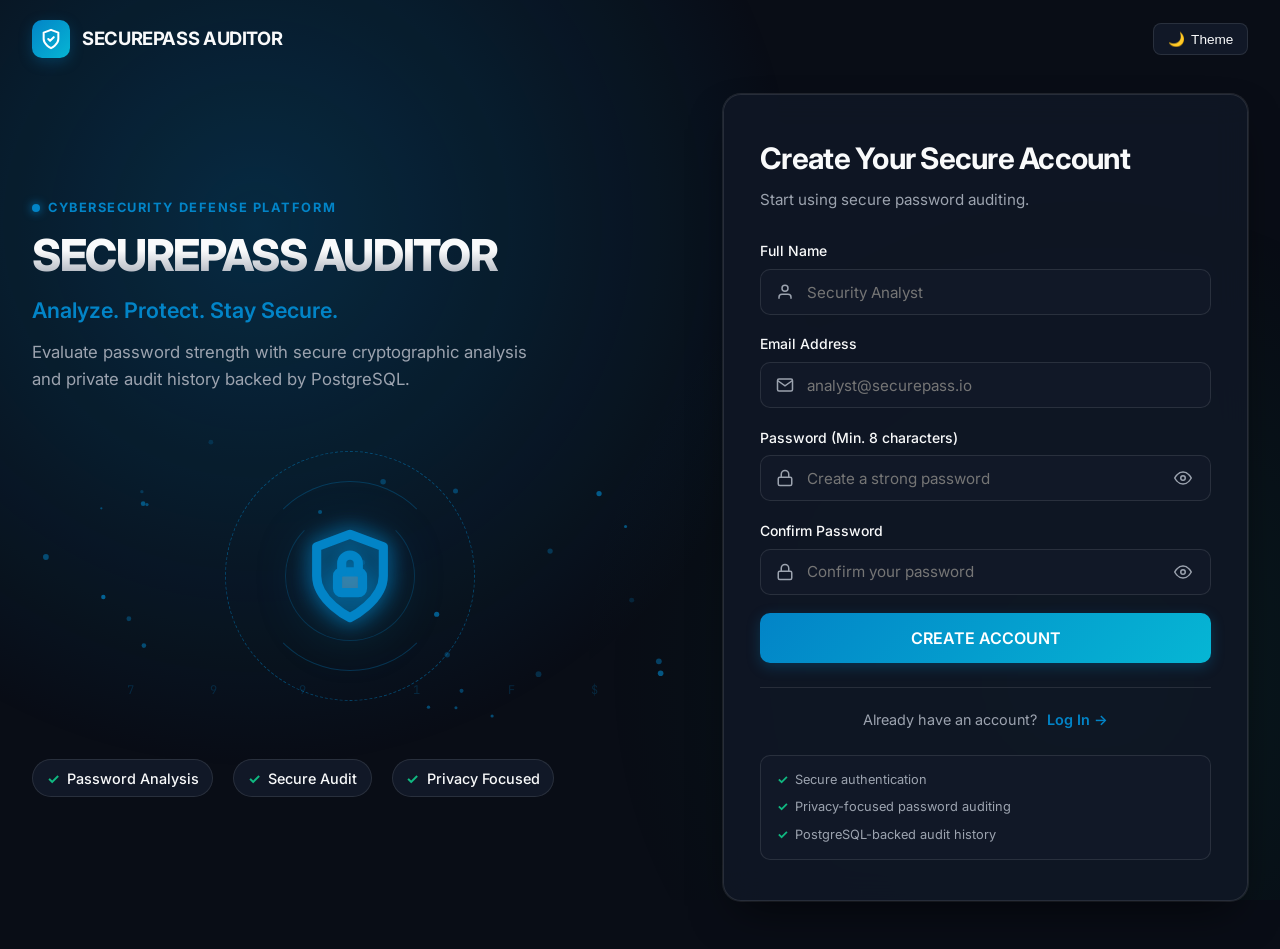
<file: templates/register.html>
<!DOCTYPE html>
<html lang="en">
<head>
    <meta charset="UTF-8">
    <meta name="viewport" content="width=device-width, initial-scale=1.0">
    <meta name="description" content="Create your SecurePass Auditor account. Start using real-time password strength analysis and security audit logging.">
    <title>Register – SecurePass Auditor</title>
    <link rel="preconnect" href="https://fonts.googleapis.com">
    <link rel="preconnect" href="https://fonts.gstatic.com" crossorigin>
    <link href="https://fonts.googleapis.com/css2?family=Inter:wght@300;400;500;600;700;800&family=JetBrains+Mono:wght@400;500;600;700&display=swap" rel="stylesheet">
    <link rel="stylesheet" href="/static/style.css" onerror="this.onerror=null;this.href='/style.css';">

    <!-- Instant Theme & Accent Initialization to prevent flash -->
    <script>
        (function() {
            try {
                var s = localStorage.getItem('securepass_auditor_settings');
                if (s) {
                    var parsed = JSON.parse(s);
                    var theme = parsed.theme || 'dark';
                    if (theme === 'system') {
                        theme = (window.matchMedia && window.matchMedia('(prefers-color-scheme: dark)').matches) ? 'dark' : 'light';
                    }
                    document.documentElement.setAttribute('data-theme', theme);
                    if (parsed.accent) {
                        document.documentElement.setAttribute('data-accent', parsed.accent);
                    }
                } else {
                    document.documentElement.setAttribute('data-theme', 'dark');
                    document.documentElement.setAttribute('data-accent', 'blue');
                }
            } catch(e) {
                document.documentElement.setAttribute('data-theme', 'dark');
            }
        })();
    </script>

    <style>
        /* CSS Variable Aliases */
        :root {
            --bg: var(--bg-color, #090d16);
            --surface: var(--surface-color, #111827);
            --surface-card: rgba(17, 24, 39, 0.82);
            --text: var(--text-color, #f9fafb);
            --muted: var(--text-muted, #9ca3af);
            --border: var(--border-color, rgba(255, 255, 255, 0.1));
            --accent: var(--accent-color, #0284c7);
            --danger: var(--danger-color, #ef4444);
            --success: var(--success-color, #10b981);
        }

        [data-theme="light"] {
            --bg: var(--bg-color, #f1f5f9);
            --surface: var(--surface-color, #ffffff);
            --surface-card: rgba(255, 255, 255, 0.92);
            --text: var(--text-color, #0f172a);
            --muted: var(--text-muted, #475569);
            --border: var(--border-color, rgba(0, 0, 0, 0.1));
        }

        * {
            box-sizing: border-box;
            margin: 0;
            padding: 0;
        }

        body {
            font-family: var(--font-sans, 'Inter', -apple-system, BlinkMacSystemFont, sans-serif);
            background-color: var(--bg);
            color: var(--text);
            min-height: 100vh;
            display: flex;
            flex-direction: column;
            position: relative;
            overflow-x: hidden;
        }

        .auth-ambient-mesh {
            position: fixed;
            top: 0;
            left: 0;
            width: 100%;
            height: 100%;
            pointer-events: none;
            z-index: 0;
            background: radial-gradient(circle at 20% 25%, var(--accent-glow, rgba(2, 132, 199, 0.18)) 0%, transparent 45%),
                        radial-gradient(circle at 85% 75%, rgba(16, 185, 129, 0.08) 0%, transparent 40%);
            opacity: 0.9;
        }

        .auth-top-bar {
            position: relative;
            z-index: 10;
            display: flex;
            justify-content: space-between;
            align-items: center;
            padding: 1.25rem 2rem;
            max-width: 1400px;
            width: 100%;
            margin: 0 auto;
        }

        .auth-logo-badge {
            display: inline-flex;
            align-items: center;
            gap: 0.75rem;
            text-decoration: none;
            color: var(--text);
            font-weight: 700;
            font-size: 1.15rem;
            letter-spacing: -0.02em;
            transition: opacity 0.2s ease;
        }

        .auth-logo-badge:hover {
            opacity: 0.9;
        }

        .logo-symbol-box {
            width: 38px;
            height: 38px;
            border-radius: 10px;
            background: linear-gradient(135deg, var(--accent), #06b6d4);
            display: flex;
            align-items: center;
            justify-content: center;
            box-shadow: 0 4px 14px var(--accent-glow, rgba(2, 132, 199, 0.35));
            color: #ffffff;
        }

        .theme-toggle-btn {
            background: var(--surface);
            border: 1px solid var(--border);
            color: var(--text);
            padding: 0.45rem 0.85rem;
            border-radius: 8px;
            cursor: pointer;
            font-size: 0.85rem;
            display: inline-flex;
            align-items: center;
            gap: 0.4rem;
            transition: all 0.2s ease;
        }

        .theme-toggle-btn:hover {
            border-color: var(--accent);
        }

        .auth-split-wrapper {
            position: relative;
            z-index: 5;
            flex: 1;
            display: grid;
            grid-template-columns: 1.15fr 0.95fr;
            max-width: 1300px;
            width: 100%;
            margin: 0 auto;
            padding: 1rem 2rem 3rem 2rem;
            gap: 3.5rem;
            align-items: center;
        }

        .auth-hero-section {
            display: flex;
            flex-direction: column;
            justify-content: center;
            position: relative;
        }

        .hero-tagline {
            font-size: 0.8rem;
            text-transform: uppercase;
            letter-spacing: 0.12em;
            color: var(--accent);
            font-weight: 700;
            display: inline-flex;
            align-items: center;
            gap: 0.5rem;
            margin-bottom: 0.75rem;
            opacity: 0;
            animation: fadeInStagger 0.6s cubic-bezier(0.16, 1, 0.3, 1) forwards 0ms;
        }

        .hero-tagline::before {
            content: "";
            width: 8px;
            height: 8px;
            border-radius: 50%;
            background-color: var(--accent);
            box-shadow: 0 0 10px var(--accent);
        }

        .hero-main-title {
            font-size: 2.75rem;
            font-weight: 800;
            line-height: 1.15;
            letter-spacing: -0.03em;
            margin-bottom: 0.75rem;
            background: linear-gradient(180deg, var(--text) 40%, var(--muted) 100%);
            -webkit-background-clip: text;
            -webkit-text-fill-color: transparent;
            opacity: 0;
            animation: fadeInStagger 0.6s cubic-bezier(0.16, 1, 0.3, 1) forwards 150ms;
        }

        .hero-subtitle {
            font-size: 1.35rem;
            font-weight: 600;
            color: var(--accent);
            margin-bottom: 0.75rem;
            opacity: 0;
            animation: fadeInStagger 0.6s cubic-bezier(0.16, 1, 0.3, 1) forwards 220ms;
        }

        .hero-desc {
            font-size: 1.05rem;
            line-height: 1.6;
            color: var(--muted);
            max-width: 520px;
            margin-bottom: 1.75rem;
            opacity: 0;
            animation: fadeInStagger 0.6s cubic-bezier(0.16, 1, 0.3, 1) forwards 300ms;
        }

        .security-stage {
            position: relative;
            width: 100%;
            height: 310px;
            margin-bottom: 1.75rem;
            display: flex;
            align-items: center;
            justify-content: center;
            perspective: 1000px;
        }

        .security-ring {
            position: absolute;
            border-radius: 50%;
            pointer-events: none;
        }

        .ring-1 {
            width: 250px;
            height: 250px;
            border: 1px dashed var(--accent);
            opacity: 0.45;
            animation: rotateClockwise 28s linear infinite;
        }

        .ring-2 {
            width: 190px;
            height: 190px;
            border: 1px solid var(--accent);
            opacity: 0.3;
            border-left-color: transparent;
            border-right-color: transparent;
            animation: rotateCounterClockwise 18s linear infinite;
        }

        .ring-3 {
            width: 130px;
            height: 130px;
            border: 1.5px solid var(--accent);
            opacity: 0.25;
            border-top-color: transparent;
            animation: pulseScale 4s ease-in-out infinite;
        }

        .shield-core-box {
            position: relative;
            z-index: 4;
            width: 100px;
            height: 110px;
            display: flex;
            align-items: center;
            justify-content: center;
            animation: shieldFloat 3.8s ease-in-out infinite;
            filter: drop-shadow(0 10px 24px var(--accent-glow, rgba(2, 132, 199, 0.45)));
        }

        .shield-core-svg {
            width: 100%;
            height: 100%;
            fill: none;
            stroke: var(--accent);
            stroke-width: 2.2;
            stroke-linecap: round;
            stroke-linejoin: round;
            filter: drop-shadow(0 0 10px var(--accent));
        }

        .particles-canvas {
            position: absolute;
            top: 0;
            left: 0;
            width: 100%;
            height: 100%;
            pointer-events: none;
            z-index: 1;
        }

        .digital-stream-overlay {
            position: absolute;
            inset: 0;
            pointer-events: none;
            z-index: 2;
            overflow: hidden;
            font-family: var(--font-mono, monospace);
            font-size: 0.75rem;
            color: var(--accent);
            opacity: 0.22;
            user-select: none;
        }

        .stream-char {
            position: absolute;
            animation: floatChar 7s linear infinite;
        }

        .hero-features-list {
            display: flex;
            flex-wrap: wrap;
            gap: 1.25rem;
            list-style: none;
            opacity: 0;
            animation: fadeInStagger 0.6s cubic-bezier(0.16, 1, 0.3, 1) forwards 400ms;
        }

        .feature-item {
            display: inline-flex;
            align-items: center;
            gap: 0.45rem;
            font-size: 0.9rem;
            font-weight: 500;
            color: var(--text);
            background: var(--surface);
            padding: 0.4rem 0.85rem;
            border-radius: 9999px;
            border: 1px solid var(--border);
        }

        .feature-check {
            color: var(--success);
            font-weight: 700;
        }

        .auth-form-wrapper {
            position: relative;
            display: flex;
            flex-direction: column;
            justify-content: center;
        }

        .login-glass-card {
            background: var(--surface-card);
            backdrop-filter: blur(16px);
            -webkit-backdrop-filter: blur(16px);
            border: 1px solid var(--border);
            border-radius: 18px;
            padding: 2.5rem 2.25rem;
            box-shadow: 0 20px 45px -15px rgba(0, 0, 0, 0.65), 0 0 0 1px var(--border);
            opacity: 0;
            transform: translateY(20px);
            animation: slideUpCard 0.65s cubic-bezier(0.16, 1, 0.3, 1) forwards 450ms;
            position: relative;
        }

        .login-card-header {
            margin-bottom: 1.75rem;
        }

        .card-welcome-title {
            font-size: 1.85rem;
            font-weight: 700;
            letter-spacing: -0.025em;
            margin-bottom: 0.35rem;
            color: var(--text);
        }

        .card-welcome-subtitle {
            font-size: 0.95rem;
            color: var(--muted);
        }

        .auth-inline-alert {
            display: none;
            align-items: center;
            gap: 0.65rem;
            padding: 0.75rem 1rem;
            border-radius: 10px;
            font-size: 0.9rem;
            margin-bottom: 1.25rem;
            line-height: 1.4;
        }

        .alert-error {
            background: var(--danger-bg, rgba(239, 68, 68, 0.12));
            border: 1px solid var(--danger);
            color: #fca5a5;
        }

        [data-theme="light"] .alert-error {
            color: #dc2626;
        }

        .alert-success {
            background: var(--success-bg, rgba(16, 185, 129, 0.12));
            border: 1px solid var(--success);
            color: #6ee7b7;
        }

        [data-theme="light"] .alert-success {
            color: #059669;
        }

        .shake-animation {
            animation: errorShake 0.42s cubic-bezier(0.36, 0.07, 0.19, 0.97) both;
        }

        .form-group-stagger {
            margin-bottom: 1.15rem;
            opacity: 0;
            transform: translateY(10px);
        }

        .group-name { animation: fadeInStagger 0.5s cubic-bezier(0.16, 1, 0.3, 1) forwards 500ms; }
        .group-email { animation: fadeInStagger 0.5s cubic-bezier(0.16, 1, 0.3, 1) forwards 600ms; }
        .group-password { animation: fadeInStagger 0.5s cubic-bezier(0.16, 1, 0.3, 1) forwards 700ms; }
        .group-confirm { animation: fadeInStagger 0.5s cubic-bezier(0.16, 1, 0.3, 1) forwards 800ms; }
        .group-btn { animation: fadeInStagger 0.5s cubic-bezier(0.16, 1, 0.3, 1) forwards 900ms; }

        .auth-label {
            display: block;
            font-size: 0.875rem;
            font-weight: 500;
            color: var(--text);
            margin-bottom: 0.4rem;
        }

        .input-icon-wrapper {
            position: relative;
            display: flex;
            align-items: center;
        }

        .input-lead-icon {
            position: absolute;
            left: 1rem;
            width: 18px;
            height: 18px;
            color: var(--muted);
            pointer-events: none;
            transition: color 0.2s ease;
        }

        .auth-input {
            width: 100%;
            height: 46px;
            background: var(--surface);
            border: 1px solid var(--border);
            border-radius: 10px;
            padding: 0 2.85rem 0 2.85rem;
            font-size: 0.95rem;
            color: var(--text);
            font-family: inherit;
            transition: border-color 0.25s ease, box-shadow 0.25s ease, background-color 0.25s ease;
            outline: none;
        }

        .auth-input:focus {
            border-color: var(--accent);
            box-shadow: 0 0 0 3px var(--accent-glow, rgba(2, 132, 199, 0.25));
        }

        .auth-input:focus ~ .input-lead-icon {
            color: var(--accent);
        }

        .password-toggle-btn {
            position: absolute;
            right: 0.75rem;
            background: transparent;
            border: none;
            color: var(--muted);
            width: 32px;
            height: 32px;
            border-radius: 6px;
            display: flex;
            align-items: center;
            justify-content: center;
            cursor: pointer;
            transition: color 0.2s ease, background-color 0.2s ease;
        }

        .password-toggle-btn:hover {
            color: var(--text);
            background: rgba(255, 255, 255, 0.08);
        }

        .auth-submit-btn {
            width: 100%;
            height: 50px;
            border-radius: 10px;
            border: none;
            background: var(--accent-gradient, linear-gradient(135deg, var(--accent), #06b6d4));
            color: #ffffff;
            font-size: 1rem;
            font-weight: 600;
            font-family: inherit;
            cursor: pointer;
            display: flex;
            align-items: center;
            justify-content: center;
            gap: 0.5rem;
            box-shadow: 0 4px 14px var(--accent-glow, rgba(2, 132, 199, 0.35));
            transition: transform 0.2s ease, box-shadow 0.2s ease, filter 0.2s ease;
            position: relative;
            overflow: hidden;
            margin-top: 0.5rem;
        }

        .auth-submit-btn:hover:not(:disabled) {
            transform: translateY(-2px);
            box-shadow: 0 8px 20px var(--accent-glow, rgba(2, 132, 199, 0.45));
            filter: brightness(1.05);
        }

        .auth-submit-btn:active:not(:disabled) {
            transform: translateY(0);
        }

        .auth-submit-btn:disabled {
            opacity: 0.7;
            cursor: not-allowed;
            transform: none !important;
        }

        .btn-spinner {
            width: 18px;
            height: 18px;
            border: 2px solid rgba(255, 255, 255, 0.35);
            border-top-color: #ffffff;
            border-radius: 50%;
            animation: spin 0.8s linear infinite;
            display: none;
        }

        .auth-card-footer {
            margin-top: 1.5rem;
            padding-top: 1.25rem;
            border-top: 1px solid var(--border);
            text-align: center;
        }

        .auth-switch-text {
            font-size: 0.9rem;
            color: var(--muted);
        }

        .auth-switch-link {
            color: var(--accent);
            font-weight: 600;
            text-decoration: none;
            margin-left: 0.35rem;
            display: inline-flex;
            align-items: center;
            gap: 0.25rem;
            transition: gap 0.2s ease, color 0.2s ease;
        }

        .auth-switch-link:hover {
            text-decoration: underline;
            gap: 0.45rem;
        }

        .auth-trust-box {
            margin-top: 1.5rem;
            display: flex;
            flex-direction: column;
            gap: 0.45rem;
            background: var(--surface);
            padding: 0.85rem 1rem;
            border-radius: 10px;
            border: 1px solid var(--border);
        }

        .trust-item {
            font-size: 0.8rem;
            color: var(--muted);
            display: flex;
            align-items: center;
            gap: 0.45rem;
        }

        .trust-item span.trust-check {
            color: var(--success);
            font-weight: 700;
        }

        @keyframes fadeInStagger {
            0% { opacity: 0; transform: translateY(8px); }
            100% { opacity: 1; transform: translateY(0); }
        }

        @keyframes slideUpCard {
            0% { opacity: 0; transform: translateY(24px); }
            100% { opacity: 1; transform: translateY(0); }
        }

        @keyframes shieldFloat {
            0%, 100% { transform: translateY(0) scale(1); }
            50% { transform: translateY(-10px) scale(1.02); }
        }

        @keyframes rotateClockwise {
            from { transform: rotate(0deg); }
            to { transform: rotate(360deg); }
        }

        @keyframes rotateCounterClockwise {
            from { transform: rotate(0deg); }
            to { transform: rotate(-360deg); }
        }

        @keyframes pulseScale {
            0%, 100% { transform: scale(1); opacity: 0.25; }
            50% { transform: scale(1.06); opacity: 0.4; }
        }

        @keyframes floatChar {
            0% { transform: translateY(0); opacity: 0; }
            30% { opacity: 0.7; }
            80% { opacity: 0.5; }
            100% { transform: translateY(-60px); opacity: 0; }
        }

        @keyframes errorShake {
            10%, 90% { transform: translate3d(-1px, 0, 0); }
            20%, 80% { transform: translate3d(2px, 0, 0); }
            30%, 50%, 70% { transform: translate3d(-4px, 0, 0); }
            40%, 60% { transform: translate3d(4px, 0, 0); }
        }

        @keyframes spin {
            to { transform: rotate(360deg); }
        }

        @media (max-width: 1023px) {
            .auth-split-wrapper {
                grid-template-columns: 1fr;
                gap: 2.5rem;
                padding: 1rem 1.5rem 2.5rem 1.5rem;
            }
            .hero-main-title { font-size: 2.3rem; }
            .security-stage { height: 240px; }
            .ring-1 { width: 200px; height: 200px; }
            .ring-2 { width: 150px; height: 150px; }
            .ring-3 { width: 100px; height: 100px; }
            .shield-core-box { width: 80px; height: 90px; }
        }

        @media (max-width: 767px) {
            .auth-top-bar { padding: 1rem 1.25rem; }
            .auth-split-wrapper { padding: 0.5rem 1.25rem 2rem 1.25rem; gap: 2rem; }
            .auth-hero-section { text-align: center; align-items: center; }
            .hero-desc { display: none; }
            .hero-subtitle { font-size: 1.15rem; margin-bottom: 0.5rem; }
            .hero-main-title { font-size: 1.85rem; margin-bottom: 0.5rem; }
            .security-stage { height: 180px; margin-bottom: 1rem; }
            .ring-1 { width: 160px; height: 160px; }
            .ring-2 { width: 120px; height: 120px; }
            .ring-3 { width: 80px; height: 80px; }
            .shield-core-box { width: 68px; height: 78px; }
            .hero-features-list { justify-content: center; display: none; }
            .login-glass-card { padding: 1.75rem 1.35rem; }
            .card-welcome-title { font-size: 1.5rem; }
        }

        @media (max-width: 479px) {
            .login-glass-card { padding: 1.5rem 1.15rem; }
            .security-stage { height: 150px; }
        }

        @media (prefers-reduced-motion: reduce) {
            *, *::before, *::after {
                animation: none !important;
                transition: none !important;
            }
            .particles-canvas { display: none !important; }
            .stream-char { display: none !important; }
        }
    </style>
</head>
<body>
    <div class="auth-ambient-mesh" aria-hidden="true"></div>

    <header class="auth-top-bar">
        <a href="/" class="auth-logo-badge" aria-label="SecurePass Auditor Home">
            <div class="logo-symbol-box" aria-hidden="true">
                <svg viewBox="0 0 24 24" width="22" height="22" fill="none" stroke="currentColor" stroke-width="2.2" stroke-linecap="round" stroke-linejoin="round">
                    <path d="M12 22s8-4 8-10V5l-8-3-8 3v7c0 6 8 10 8 10z"/>
                    <path d="m9 12 2 2 4-4"/>
                </svg>
            </div>
            <span>SECUREPASS AUDITOR</span>
        </a>

        <div style="display: flex; align-items: center; gap: 0.75rem;">
            <button type="button" class="theme-toggle-btn" id="authThemeToggle" aria-label="Toggle Dark and Light mode">
                <span id="themeToggleIcon">🌙</span>
                <span id="themeToggleText">Theme</span>
            </button>
        </div>
    </header>

    <main class="auth-split-wrapper">
        <!-- LEFT: Hero Section -->
        <section class="auth-hero-section" aria-labelledby="heroTitle">
            <div class="hero-tagline">Cybersecurity Defense Platform</div>
            <h1 id="heroTitle" class="hero-main-title">SECUREPASS AUDITOR</h1>
            <p class="hero-subtitle">Analyze. Protect. Stay Secure.</p>
            <p class="hero-desc">
                Evaluate password strength with secure cryptographic analysis and private audit history backed by PostgreSQL.
            </p>

            <div class="security-stage" aria-hidden="true">
                <canvas id="particlesCanvas" class="particles-canvas" width="500" height="310"></canvas>
                <div class="digital-stream-overlay" id="digitalStreamOverlay"></div>
                <div class="security-ring ring-1"></div>
                <div class="security-ring ring-2"></div>
                <div class="security-ring ring-3"></div>
                <div class="shield-core-box">
                    <svg class="shield-core-svg" viewBox="0 0 24 24">
                        <path d="M12 22s8-4 8-10V5l-8-3-8 3v7c0 6 8 10 8 10z"/>
                        <rect x="9" y="11" width="6" height="5" rx="1" fill="currentColor" fill-opacity="0.2"/>
                        <path d="M10 11V9a2 2 0 1 1 4 0v2"/>
                    </svg>
                </div>
            </div>

            <ul class="hero-features-list">
                <li class="feature-item"><span class="feature-check">✓</span> Password Analysis</li>
                <li class="feature-item"><span class="feature-check">✓</span> Secure Audit</li>
                <li class="feature-item"><span class="feature-check">✓</span> Privacy Focused</li>
            </ul>
        </section>

        <!-- RIGHT: Registration Form Glass Card -->
        <section class="auth-form-wrapper" aria-labelledby="registerTitle">
            <div class="login-glass-card" id="registerCard">
                <div class="login-card-header">
                    <h2 id="registerTitle" class="card-welcome-title">Create Your Secure Account</h2>
                    <p class="card-welcome-subtitle">Start using secure password auditing.</p>
                </div>

                <div id="authAlert" class="auth-inline-alert" role="alert">
                    <span id="alertIcon">⚠</span>
                    <span id="alertMessage">Please complete all required fields.</span>
                </div>

                <form id="registerForm" method="POST" action="/register" novalidate>
                    <!-- Full Name -->
                    <div class="form-group-stagger group-name">
                        <label for="nameInput" class="auth-label">Full Name</label>
                        <div class="input-icon-wrapper">
                            <svg class="input-lead-icon" viewBox="0 0 24 24" fill="none" stroke="currentColor" stroke-width="2">
                                <path d="M20 21v-2a4 4 0 0 0-4-4H8a4 4 0 0 0-4 4v2"/>
                                <circle cx="12" cy="7" r="4"/>
                            </svg>
                            <input 
                                type="text" 
                                id="nameInput" 
                                name="full_name" 
                                class="auth-input" 
                                placeholder="Security Analyst" 
                                required 
                                autocomplete="name"
                            >
                        </div>
                    </div>

                    <!-- Email -->
                    <div class="form-group-stagger group-email">
                        <label for="emailInput" class="auth-label">Email Address</label>
                        <div class="input-icon-wrapper">
                            <svg class="input-lead-icon" viewBox="0 0 24 24" fill="none" stroke="currentColor" stroke-width="2">
                                <path d="M4 4h16c1.1 0 2 .9 2 2v12c0 1.1-.9 2-2 2H4c-1.1 0-2-.9-2-2V6c0-1.1.9-2 2-2z"/>
                                <polyline points="22,6 12,13 2,6"/>
                            </svg>
                            <input 
                                type="email" 
                                id="emailInput" 
                                name="email" 
                                class="auth-input" 
                                placeholder="analyst@securepass.io" 
                                required 
                                autocomplete="email"
                            >
                        </div>
                    </div>

                    <!-- Password -->
                    <div class="form-group-stagger group-password">
                        <label for="passwordInput" class="auth-label">Password (Min. 8 characters)</label>
                        <div class="input-icon-wrapper">
                            <svg class="input-lead-icon" viewBox="0 0 24 24" fill="none" stroke="currentColor" stroke-width="2">
                                <rect x="3" y="11" width="18" height="11" rx="2" ry="2"/>
                                <path d="M7 11V7a5 5 0 0 1 10 0v4"/>
                            </svg>
                            <input 
                                type="password" 
                                id="passwordInput" 
                                name="password" 
                                class="auth-input" 
                                placeholder="Create a strong password" 
                                required 
                                autocomplete="new-password"
                            >
                            <button 
                                type="button" 
                                class="password-toggle-btn" 
                                id="togglePasswordBtn" 
                                aria-label="Show password"
                            >
                                <svg id="eyeIcon1" viewBox="0 0 24 24" width="18" height="18" fill="none" stroke="currentColor" stroke-width="2">
                                    <path d="M1 12s4-8 11-8 11 8 11 8-4 8-11 8-11-8-11-8z"/>
                                    <circle cx="12" cy="12" r="3"/>
                                </svg>
                            </button>
                        </div>
                    </div>

                    <!-- Confirm Password -->
                    <div class="form-group-stagger group-confirm">
                        <label for="confirmPasswordInput" class="auth-label">Confirm Password</label>
                        <div class="input-icon-wrapper">
                            <svg class="input-lead-icon" viewBox="0 0 24 24" fill="none" stroke="currentColor" stroke-width="2">
                                <rect x="3" y="11" width="18" height="11" rx="2" ry="2"/>
                                <path d="M7 11V7a5 5 0 0 1 10 0v4"/>
                            </svg>
                            <input 
                                type="password" 
                                id="confirmPasswordInput" 
                                name="confirm_password" 
                                class="auth-input" 
                                placeholder="Confirm your password" 
                                required 
                                autocomplete="new-password"
                            >
                            <button 
                                type="button" 
                                class="password-toggle-btn" 
                                id="toggleConfirmPasswordBtn" 
                                aria-label="Show confirm password"
                            >
                                <svg id="eyeIcon2" viewBox="0 0 24 24" width="18" height="18" fill="none" stroke="currentColor" stroke-width="2">
                                    <path d="M1 12s4-8 11-8 11 8 11 8-4 8-11 8-11-8-11-8z"/>
                                    <circle cx="12" cy="12" r="3"/>
                                </svg>
                            </button>
                        </div>
                    </div>

                    <!-- Submit Button -->
                    <div class="form-group-stagger group-btn">
                        <button type="submit" class="auth-submit-btn" id="registerSubmitBtn">
                            <span class="btn-spinner" id="registerSpinner" aria-hidden="true"></span>
                            <span id="btnText">CREATE ACCOUNT</span>
                        </button>
                    </div>
                </form>

                <div class="auth-card-footer">
                    <p class="auth-switch-text">
                        Already have an account?
                        <a href="/login" class="auth-switch-link" id="loginLink">
                            Log In →
                        </a>
                    </p>
                </div>

                <div class="auth-trust-box" aria-label="Security and Privacy Details">
                    <div class="trust-item"><span class="trust-check">✓</span> Secure authentication</div>
                    <div class="trust-item"><span class="trust-check">✓</span> Privacy-focused password auditing</div>
                    <div class="trust-item"><span class="trust-check">✓</span> PostgreSQL-backed audit history</div>
                </div>
            </div>
        </section>
    </main>

    <script>
        document.addEventListener('DOMContentLoaded', () => {
            const registerForm = document.getElementById('registerForm');
            const nameInput = document.getElementById('nameInput');
            const emailInput = document.getElementById('emailInput');
            const passwordInput = document.getElementById('passwordInput');
            const confirmPasswordInput = document.getElementById('confirmPasswordInput');
            const togglePasswordBtn = document.getElementById('togglePasswordBtn');
            const toggleConfirmPasswordBtn = document.getElementById('toggleConfirmPasswordBtn');
            const eyeIcon1 = document.getElementById('eyeIcon1');
            const eyeIcon2 = document.getElementById('eyeIcon2');
            const submitBtn = document.getElementById('registerSubmitBtn');
            const btnText = document.getElementById('btnText');
            const spinner = document.getElementById('registerSpinner');
            const alertBox = document.getElementById('authAlert');
            const alertIcon = document.getElementById('alertIcon');
            const alertMessage = document.getElementById('alertMessage');
            const registerCard = document.getElementById('registerCard');
            const themeToggleBtn = document.getElementById('authThemeToggle');
            const themeToggleIcon = document.getElementById('themeToggleIcon');

            // Theme toggle
            function updateThemeBtn() {
                const current = document.documentElement.getAttribute('data-theme') || 'dark';
                if (themeToggleIcon) {
                    themeToggleIcon.textContent = current === 'dark' ? '🌙' : '☀️';
                }
            }
            updateThemeBtn();

            if (themeToggleBtn) {
                themeToggleBtn.addEventListener('click', () => {
                    const current = document.documentElement.getAttribute('data-theme') || 'dark';
                    const next = current === 'dark' ? 'light' : 'dark';
                    document.documentElement.setAttribute('data-theme', next);
                    updateThemeBtn();

                    try {
                        const raw = localStorage.getItem('securepass_auditor_settings');
                        const settings = raw ? JSON.parse(raw) : {};
                        settings.theme = next;
                        localStorage.setItem('securepass_auditor_settings', JSON.stringify(settings));
                    } catch(e) {}
                });
            }

            // Show/hide password
            function setupPasswordToggle(button, input, icon) {
                let visible = false;
                button.addEventListener('click', () => {
                    visible = !visible;
                    input.type = visible ? 'text' : 'password';
                    button.setAttribute('aria-label', visible ? 'Hide password' : 'Show password');
                    if (visible) {
                        icon.innerHTML = `
                            <path d="M17.94 17.94A10.07 10.07 0 0 1 12 20c-7 0-11-8-11-8a18.45 18.45 0 0 1 5.06-5.94M9.9 4.24A9.12 9.12 0 0 1 12 4c7 0 11 8 11 8a18.5 18.5 0 0 1-2.16 3.19m-6.72-1.07a3 3 0 1 1-4.24-4.24"/>
                            <line x1="1" y1="1" x2="23" y2="23"/>
                        `;
                    } else {
                        icon.innerHTML = `
                            <path d="M1 12s4-8 11-8 11 8 11 8-4 8-11 8-11-8-11-8z"/>
                            <circle cx="12" cy="12" r="3"/>
                        `;
                    }
                });
            }

            setupPasswordToggle(togglePasswordBtn, passwordInput, eyeIcon1);
            setupPasswordToggle(toggleConfirmPasswordBtn, confirmPasswordInput, eyeIcon2);

            function showAlert(message, type = 'error') {
                alertBox.className = 'auth-inline-alert ' + (type === 'error' ? 'alert-error' : 'alert-success');
                alertIcon.textContent = type === 'error' ? '⚠' : '✓';
                alertMessage.textContent = message;
                alertBox.style.display = 'flex';

                if (type === 'error') {
                    registerCard.classList.remove('shake-animation');
                    void registerCard.offsetWidth;
                    registerCard.classList.add('shake-animation');
                    setTimeout(() => {
                        registerCard.classList.remove('shake-animation');
                    }, 500);
                }
            }

            function hideAlert() {
                alertBox.style.display = 'none';
            }

            registerForm.addEventListener('submit', async (e) => {
                e.preventDefault();
                hideAlert();

                const full_name = nameInput.value.trim();
                const email = emailInput.value.trim();
                const password = passwordInput.value;
                const confirm_password = confirmPasswordInput.value;

                if (!full_name) {
                    showAlert('Please enter your full name.');
                    nameInput.focus();
                    return;
                }
                if (!email || !email.includes('@')) {
                    showAlert('Please enter a valid email address.');
                    emailInput.focus();
                    return;
                }
                if (password.length < 8) {
                    showAlert('Password must be at least 8 characters long.');
                    passwordInput.focus();
                    return;
                }
                if (password !== confirm_password) {
                    showAlert('Passwords do not match. Please re-enter.');
                    confirmPasswordInput.focus();
                    return;
                }

                submitBtn.disabled = true;
                spinner.style.display = 'inline-block';
                btnText.textContent = 'Creating account...';

                try {
                    const response = await fetch('/register', {
                        method: 'POST',
                        headers: {
                            'Content-Type': 'application/json',
                            'Accept': 'application/json'
                        },
                        body: JSON.stringify({ full_name, email, password, confirm_password })
                    });

                    const data = await response.json().catch(() => ({}));

                    if (response.ok && data.success) {
                        showAlert('Account created successfully! Redirecting to login...', 'success');
                        btnText.textContent = '✓ Account Created';
                        spinner.style.display = 'none';

                        setTimeout(() => {
                            window.location.href = data.redirect || '/login?registered=1';
                        }, 800);
                    } else {
                        submitBtn.disabled = false;
                        spinner.style.display = 'none';
                        btnText.textContent = 'CREATE ACCOUNT';
                        showAlert(data.error || 'Registration failed. Please check your information.');
                    }
                } catch (err) {
                    submitBtn.disabled = false;
                    spinner.style.display = 'none';
                    btnText.textContent = 'CREATE ACCOUNT';
                    showAlert('Network error occurred. Please check your connection.');
                }
            });

            // Particles
            const canvas = document.getElementById('particlesCanvas');
            if (canvas && canvas.getContext) {
                const ctx = canvas.getContext('2d');
                let width = (canvas.width = canvas.offsetWidth || 500);
                let height = (canvas.height = canvas.offsetHeight || 310);

                const particleCount = 26;
                const particles = [];

                for (let i = 0; i < particleCount; i++) {
                    particles.push({
                        x: Math.random() * width,
                        y: Math.random() * height,
                        radius: Math.random() * 2 + 1,
                        vx: (Math.random() - 0.5) * 0.45,
                        vy: (Math.random() - 0.5) * 0.45,
                        alpha: Math.random() * 0.5 + 0.2
                    });
                }

                function renderParticles() {
                    ctx.clearRect(0, 0, width, height);

                    const style = getComputedStyle(document.documentElement);
                    const accentColor = style.getPropertyValue('--accent').trim() || '#0284c7';

                    for (let p of particles) {
                        p.x += p.vx;
                        p.y += p.vy;

                        if (p.x < 0) p.x = width;
                        if (p.x > width) p.x = 0;
                        if (p.y < 0) p.y = height;
                        if (p.y > height) p.y = 0;

                        ctx.beginPath();
                        ctx.arc(p.x, p.y, p.radius, 0, Math.PI * 2);
                        ctx.fillStyle = accentColor;
                        ctx.globalAlpha = p.alpha;
                        ctx.fill();
                    }

                    ctx.globalAlpha = 1.0;
                    requestAnimationFrame(renderParticles);
                }

                const prefersReducedMotion = window.matchMedia('(prefers-reduced-motion: reduce)').matches;
                if (!prefersReducedMotion) {
                    renderParticles();
                }
            }

            // Stream chars
            const streamOverlay = document.getElementById('digitalStreamOverlay');
            if (streamOverlay) {
                const chars = ['0', '1', 'A', 'F', '#', '@', '$', '%', 'X', '7', '9'];
                const positions = [15, 28, 42, 60, 75, 88];

                positions.forEach((posLeft, index) => {
                    const span = document.createElement('span');
                    span.className = 'stream-char';
                    span.style.left = posLeft + '%';
                    span.style.bottom = '10%';
                    span.style.animationDelay = (index * 1.1) + 's';
                    span.style.animationDuration = (5.5 + (index % 3)) + 's';
                    span.textContent = chars[Math.floor(Math.random() * chars.length)];
                    streamOverlay.appendChild(span);

                    setInterval(() => {
                        span.textContent = chars[Math.floor(Math.random() * chars.length)];
                    }, 2200 + index * 300);
                });
            }
        });
    </script>
    <script src="/static/cursor.js" defer onerror="this.onerror=null;this.src='/cursor.js';"></script>
</body>
</html>
</file>
